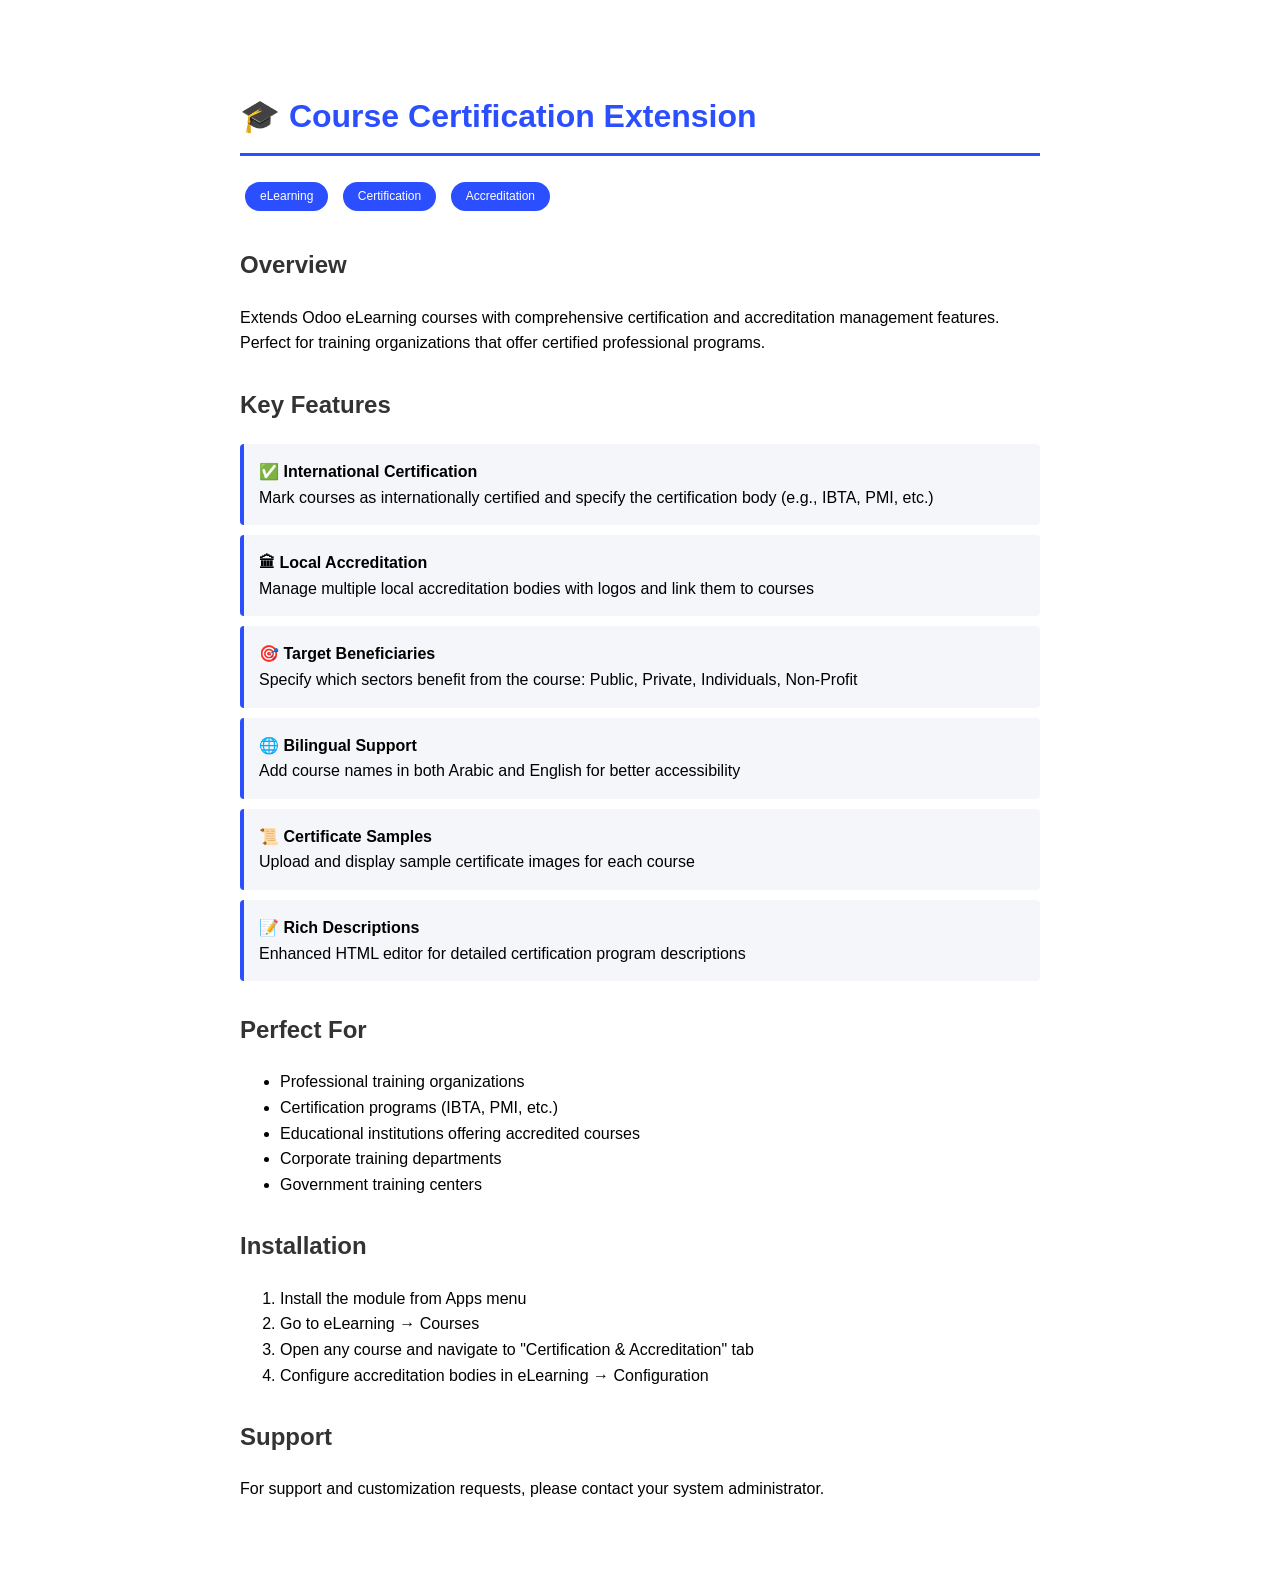
<file: custom_addons/course_certification_extension/static/description/index.html>
<!DOCTYPE html>
<html>
<head>
    <meta charset="utf-8">
    <title>Course Certification Extension</title>
    <style>
        body {
            font-family: Arial, sans-serif;
            max-width: 800px;
            margin: 50px auto;
            padding: 20px;
            line-height: 1.6;
        }
        h1 {
            color: #2b4eff;
            border-bottom: 3px solid #2b4eff;
            padding-bottom: 10px;
        }
        h2 {
            color: #333;
            margin-top: 30px;
        }
        .feature {
            background: #f4f6f9;
            padding: 15px;
            margin: 10px 0;
            border-left: 4px solid #2b4eff;
            border-radius: 4px;
        }
        .badge {
            display: inline-block;
            background: #2b4eff;
            color: white;
            padding: 5px 15px;
            border-radius: 20px;
            font-size: 12px;
            margin: 5px;
        }
    </style>
</head>
<body>
    <h1>🎓 Course Certification Extension</h1>
    
    <p>
        <span class="badge">eLearning</span>
        <span class="badge">Certification</span>
        <span class="badge">Accreditation</span>
    </p>
    
    <h2>Overview</h2>
    <p>
        Extends Odoo eLearning courses with comprehensive certification and accreditation management features.
        Perfect for training organizations that offer certified professional programs.
    </p>
    
    <h2>Key Features</h2>
    
    <div class="feature">
        <strong>✅ International Certification</strong><br>
        Mark courses as internationally certified and specify the certification body (e.g., IBTA, PMI, etc.)
    </div>
    
    <div class="feature">
        <strong>🏛 Local Accreditation</strong><br>
        Manage multiple local accreditation bodies with logos and link them to courses
    </div>
    
    <div class="feature">
        <strong>🎯 Target Beneficiaries</strong><br>
        Specify which sectors benefit from the course: Public, Private, Individuals, Non-Profit
    </div>
    
    <div class="feature">
        <strong>🌐 Bilingual Support</strong><br>
        Add course names in both Arabic and English for better accessibility
    </div>
    
    <div class="feature">
        <strong>📜 Certificate Samples</strong><br>
        Upload and display sample certificate images for each course
    </div>
    
    <div class="feature">
        <strong>📝 Rich Descriptions</strong><br>
        Enhanced HTML editor for detailed certification program descriptions
    </div>
    
    <h2>Perfect For</h2>
    <ul>
        <li>Professional training organizations</li>
        <li>Certification programs (IBTA, PMI, etc.)</li>
        <li>Educational institutions offering accredited courses</li>
        <li>Corporate training departments</li>
        <li>Government training centers</li>
    </ul>
    
    <h2>Installation</h2>
    <ol>
        <li>Install the module from Apps menu</li>
        <li>Go to eLearning → Courses</li>
        <li>Open any course and navigate to "Certification & Accreditation" tab</li>
        <li>Configure accreditation bodies in eLearning → Configuration</li>
    </ol>
    
    <h2>Support</h2>
    <p>
        For support and customization requests, please contact your system administrator.
    </p>
    
</body>
</html>
</file>
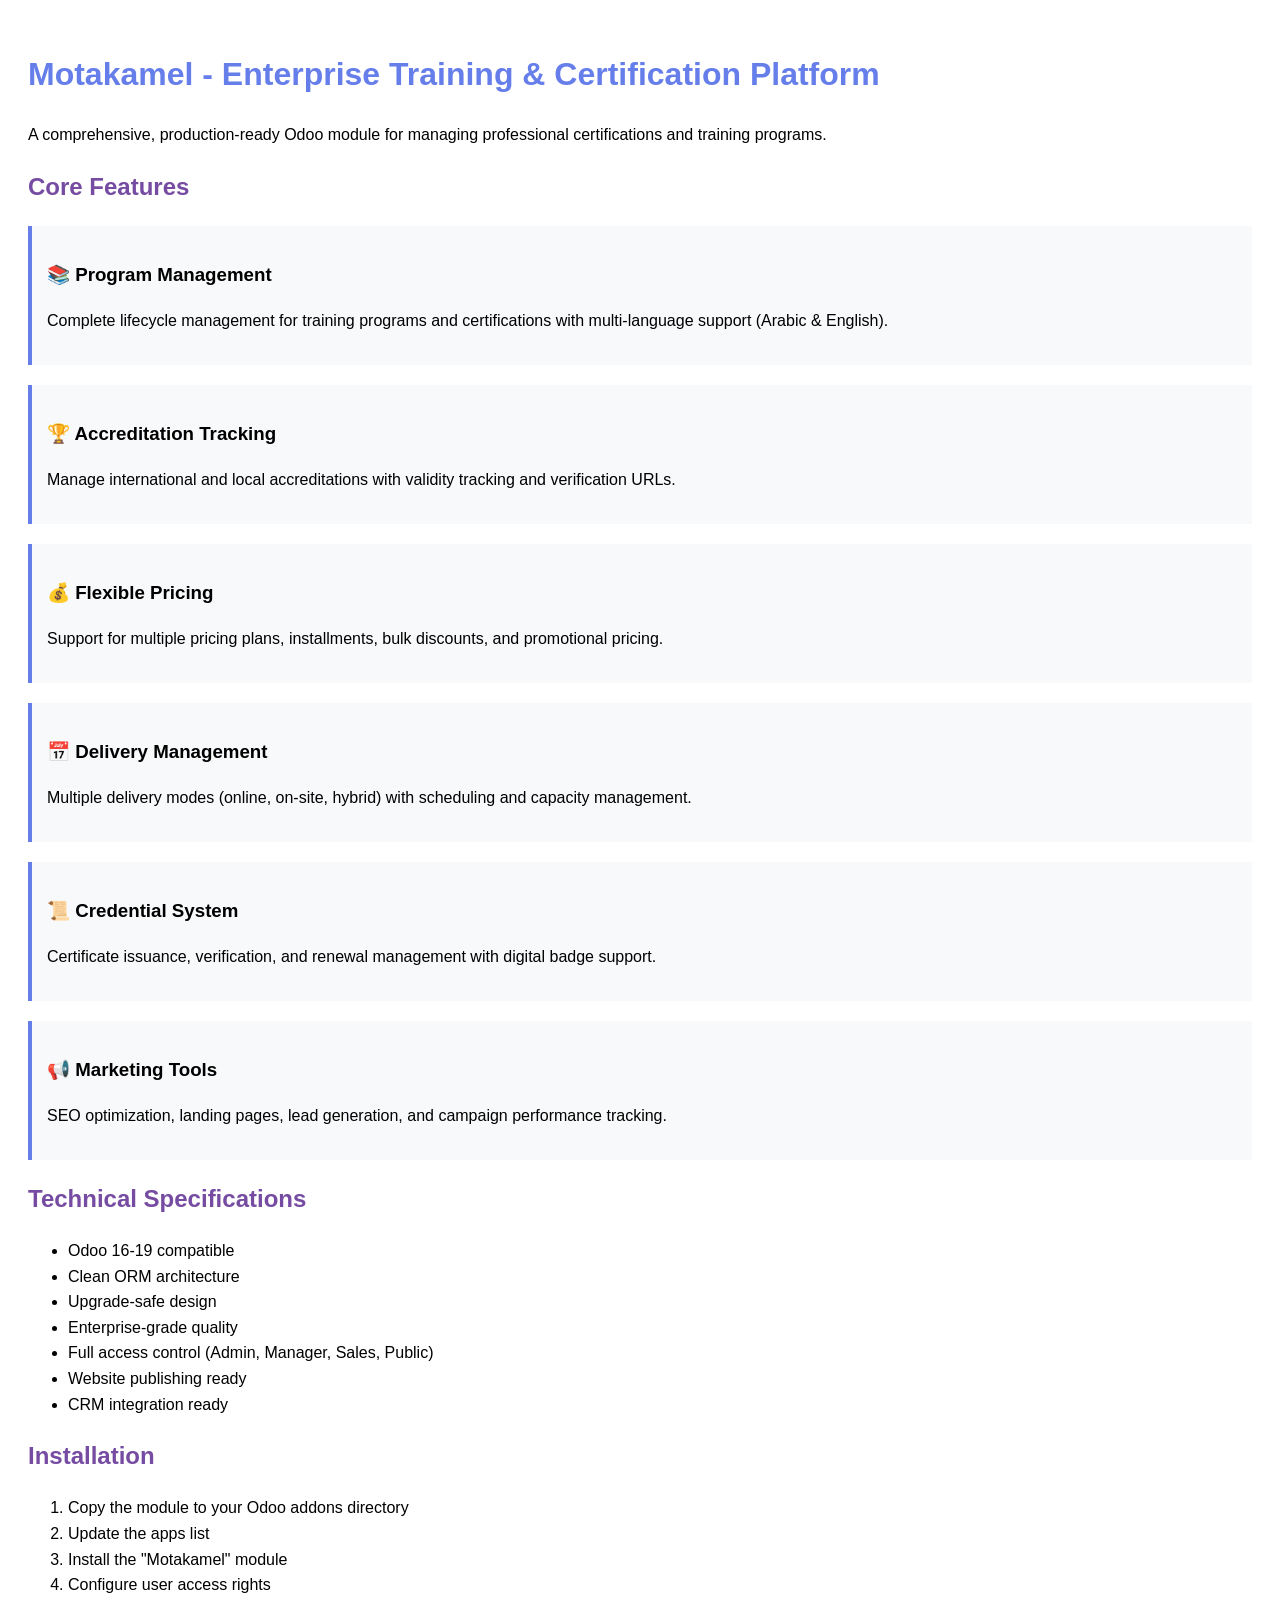
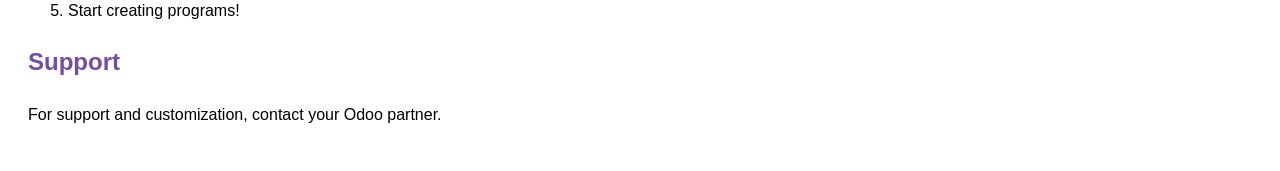
<file: custom_addons/motakamel/static/description/index.html>
<!DOCTYPE html>
<html>
<head>
    <meta charset="utf-8">
    <title>Motakamel - Enterprise Training & Certification Platform</title>
    <style>
        body { font-family: Arial, sans-serif; line-height: 1.6; padding: 20px; }
        h1 { color: #667eea; }
        h2 { color: #764ba2; }
        .feature { margin: 20px 0; padding: 15px; background: #f8f9fa; border-left: 4px solid #667eea; }
    </style>
</head>
<body>
    <h1>Motakamel - Enterprise Training & Certification Platform</h1>
    
    <p>A comprehensive, production-ready Odoo module for managing professional certifications and training programs.</p>
    
    <h2>Core Features</h2>
    
    <div class="feature">
        <h3>📚 Program Management</h3>
        <p>Complete lifecycle management for training programs and certifications with multi-language support (Arabic & English).</p>
    </div>
    
    <div class="feature">
        <h3>🏆 Accreditation Tracking</h3>
        <p>Manage international and local accreditations with validity tracking and verification URLs.</p>
    </div>
    
    <div class="feature">
        <h3>💰 Flexible Pricing</h3>
        <p>Support for multiple pricing plans, installments, bulk discounts, and promotional pricing.</p>
    </div>
    
    <div class="feature">
        <h3>📅 Delivery Management</h3>
        <p>Multiple delivery modes (online, on-site, hybrid) with scheduling and capacity management.</p>
    </div>
    
    <div class="feature">
        <h3>📜 Credential System</h3>
        <p>Certificate issuance, verification, and renewal management with digital badge support.</p>
    </div>
    
    <div class="feature">
        <h3>📢 Marketing Tools</h3>
        <p>SEO optimization, landing pages, lead generation, and campaign performance tracking.</p>
    </div>
    
    <h2>Technical Specifications</h2>
    <ul>
        <li>Odoo 16-19 compatible</li>
        <li>Clean ORM architecture</li>
        <li>Upgrade-safe design</li>
        <li>Enterprise-grade quality</li>
        <li>Full access control (Admin, Manager, Sales, Public)</li>
        <li>Website publishing ready</li>
        <li>CRM integration ready</li>
    </ul>
    
    <h2>Installation</h2>
    <ol>
        <li>Copy the module to your Odoo addons directory</li>
        <li>Update the apps list</li>
        <li>Install the "Motakamel" module</li>
        <li>Configure user access rights</li>
        <li>Start creating programs!</li>
    </ol>
    
    <h2>Support</h2>
    <p>For support and customization, contact your Odoo partner.</p>
</body>
</html>
</file>
